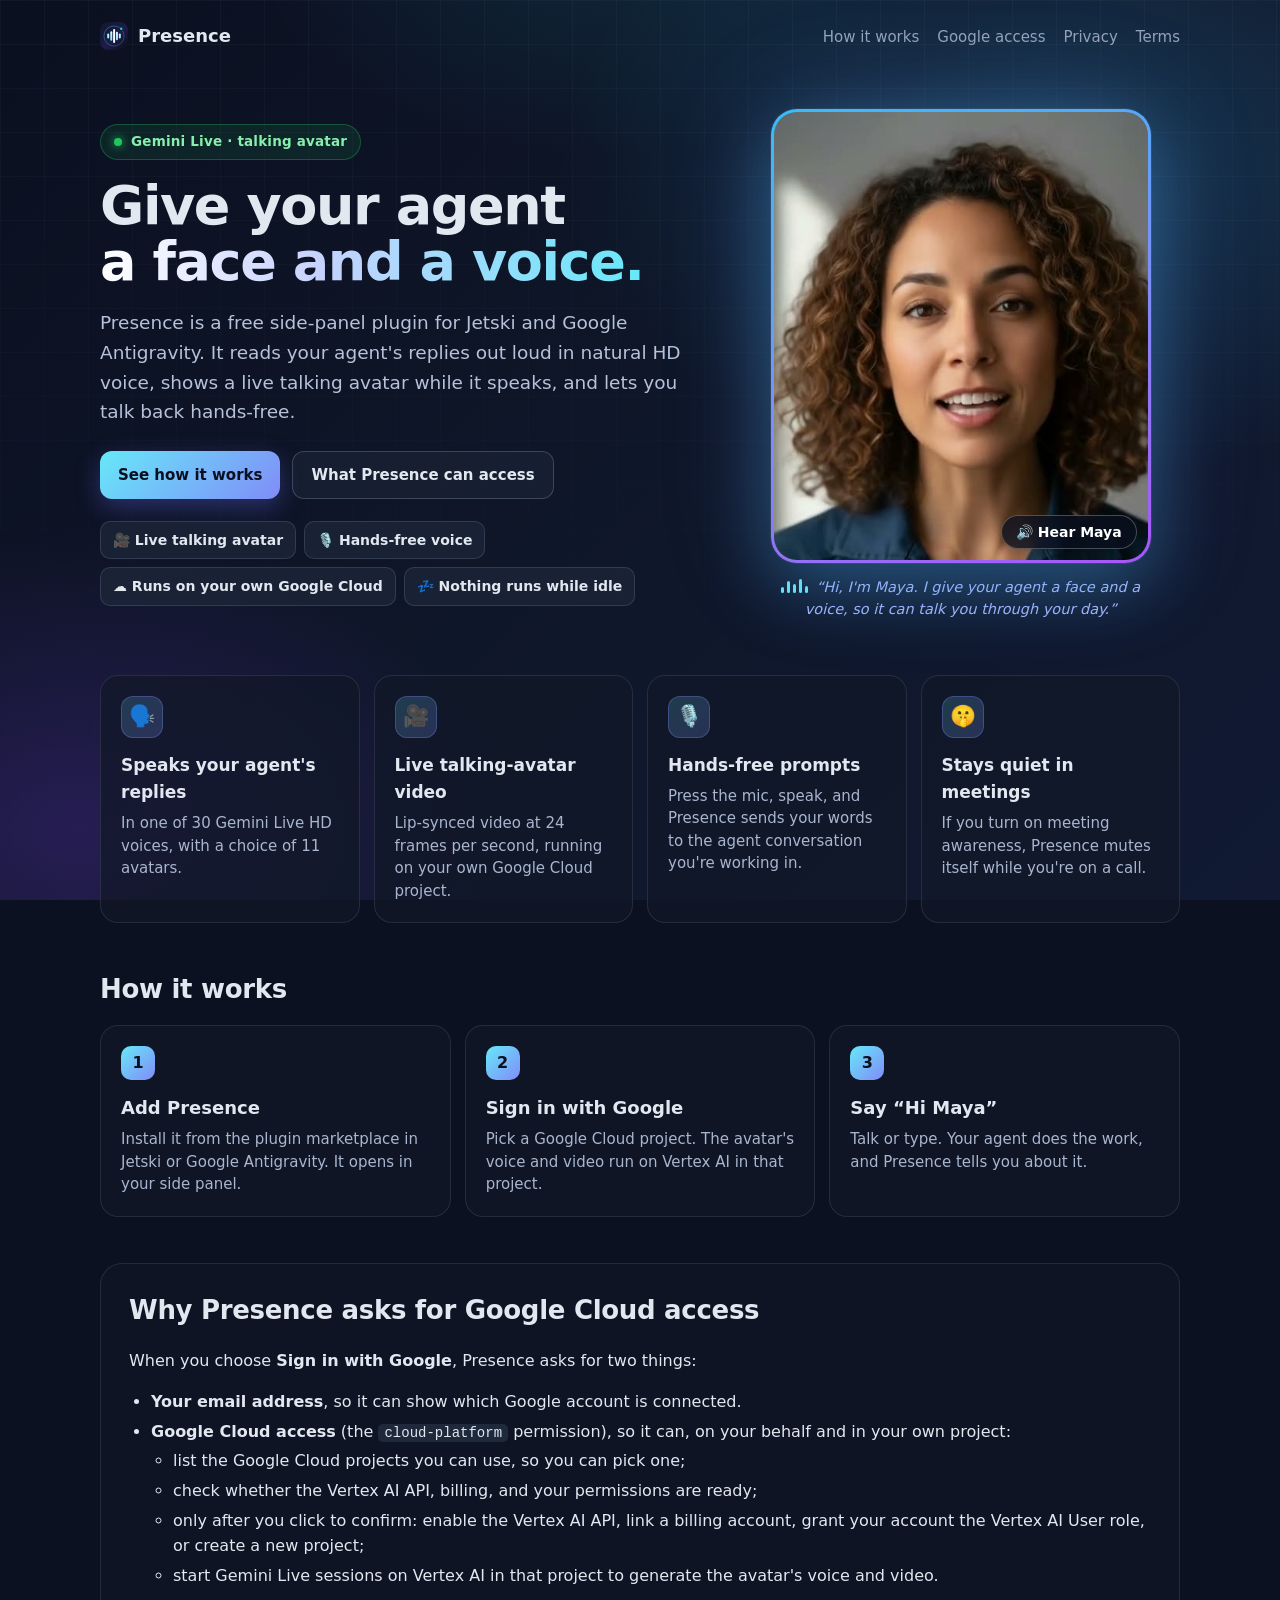
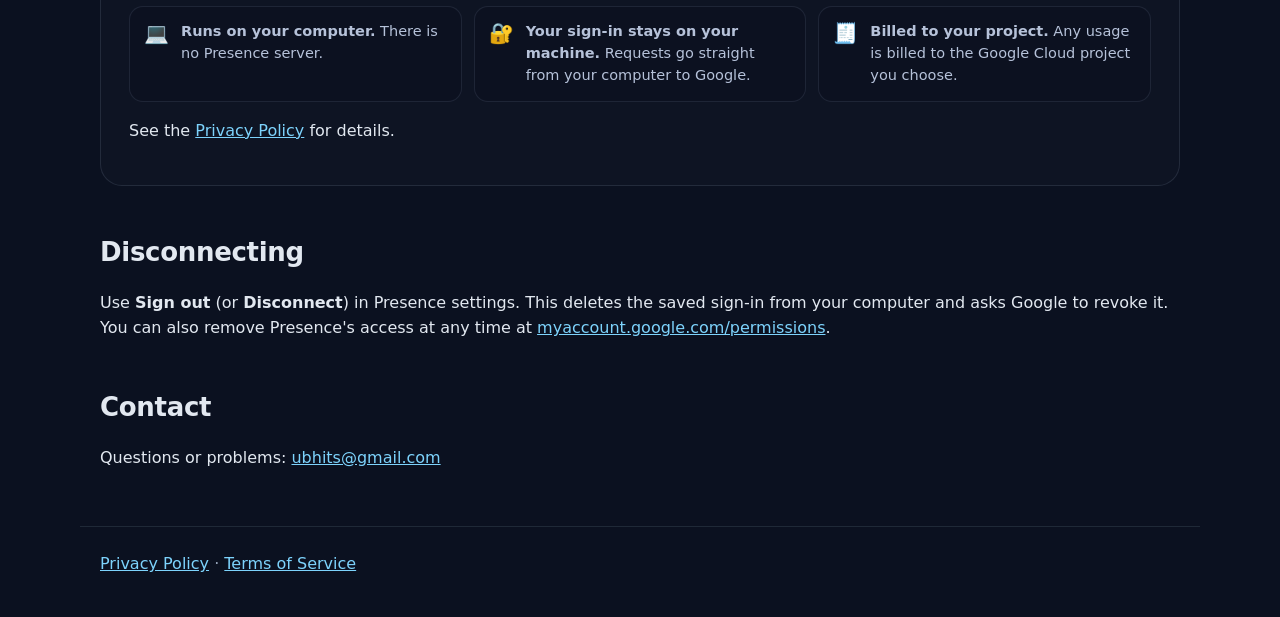
<file: index.html>
<!doctype html>
<html lang="en">
<head>
  <meta charset="utf-8">
  <meta name="google-site-verification" content="hogus606_vbKHFQrj-lLS3DDrrywpHY6_7pccJtlOKE" />
  <meta name="viewport" content="width=device-width, initial-scale=1">
  <title>Presence - a live talking avatar for your AI coding agent</title>
  <meta name="description" content="Presence adds a live talking-avatar face, HD voice, and hands-free voice prompts to Jetski and Google Antigravity agents.">
  <meta property="og:title" content="Presence - give your agent a face">
  <meta property="og:description" content="A live talking avatar, HD voice, and hands-free voice prompts for your AI coding agent.">
  <meta property="og:image" content="https://presence.ubhits.com/maya-poster.jpg">
  <link rel="icon" href="logo.svg" type="image/svg+xml">
  <link rel="stylesheet" href="style.css">
  <link rel="stylesheet" href="home.css">
</head>
<body class="home">
  <div class="aurora" aria-hidden="true"></div>
  <div class="gridlines" aria-hidden="true"></div>

  <header class="top">
    <a class="brand" href="./"><img src="logo.svg" alt="" width="28" height="28">Presence</a>
    <nav><a href="#how">How it works</a><a href="#access">Google access</a><a href="privacy.html">Privacy</a><a href="terms.html">Terms</a></nav>
  </header>

  <main>
    <section class="hero">
      <div class="hero-copy">
        <span class="pill"><span class="live" aria-hidden="true"></span>Gemini Live · talking avatar</span>
        <h1>Give your agent<br><span class="grad">a face and a voice.</span></h1>
        <p class="lede">Presence is a free side-panel plugin for Jetski and Google Antigravity. It reads your agent's replies out loud in natural HD voice, shows a live talking avatar while it speaks, and lets you talk back hands-free.</p>
        <div class="ctas">
          <a class="btn primary" href="#how">See how it works</a>
          <a class="btn ghost" href="#access">What Presence can access</a>
        </div>
        <ul class="chips" aria-label="Highlights">
          <li>🎥 Live talking avatar</li>
          <li>🎙️ Hands-free voice</li>
          <li>☁️ Runs on your own Google Cloud</li>
          <li>💤 Nothing runs while idle</li>
        </ul>
      </div>

      <figure class="stage">
        <div class="frame">
          <video id="maya" src="maya.mp4" poster="maya-poster.jpg" autoplay muted loop playsinline preload="auto" aria-label="Maya, a Presence avatar, introducing herself"></video>
          <button id="hear" class="hear" type="button" aria-pressed="false">🔊 Hear Maya</button>
        </div>
        <figcaption><span class="bars" aria-hidden="true"><i></i><i></i><i></i><i></i><i></i></span>“Hi, I'm Maya. I give your agent a face and a voice, so it can talk you through your day.”</figcaption>
      </figure>
    </section>

    <section class="features" aria-label="What it does">
      <article class="card">
        <div class="ico">🗣️</div>
        <h3>Speaks your agent's replies</h3>
        <p>In one of 30 Gemini Live HD voices, with a choice of 11 avatars.</p>
      </article>
      <article class="card">
        <div class="ico">🎥</div>
        <h3>Live talking-avatar video</h3>
        <p>Lip-synced video at 24 frames per second, running on your own Google Cloud project.</p>
      </article>
      <article class="card">
        <div class="ico">🎙️</div>
        <h3>Hands-free prompts</h3>
        <p>Press the mic, speak, and Presence sends your words to the agent conversation you're working in.</p>
      </article>
      <article class="card">
        <div class="ico">🤫</div>
        <h3>Stays quiet in meetings</h3>
        <p>If you turn on meeting awareness, Presence mutes itself while you're on a call.</p>
      </article>
    </section>

    <section id="how" class="block">
      <h2>How it works</h2>
      <ol class="steps">
        <li><span class="n">1</span><h3>Add Presence</h3><p>Install it from the plugin marketplace in Jetski or Google Antigravity. It opens in your side panel.</p></li>
        <li><span class="n">2</span><h3>Sign in with Google</h3><p>Pick a Google Cloud project. The avatar's voice and video run on Vertex AI in that project.</p></li>
        <li><span class="n">3</span><h3>Say “Hi Maya”</h3><p>Talk or type. Your agent does the work, and Presence tells you about it.</p></li>
      </ol>
    </section>

    <section id="access" class="block panel">
      <h2>Why Presence asks for Google Cloud access</h2>
      <p>When you choose <strong>Sign in with Google</strong>, Presence asks for two things:</p>
      <ul>
        <li><strong>Your email address</strong>, so it can show which Google account is connected.</li>
        <li><strong>Google Cloud access</strong> (the <code>cloud-platform</code> permission), so it can, on your behalf and in your own project:
          <ul>
            <li>list the Google Cloud projects you can use, so you can pick one;</li>
            <li>check whether the Vertex AI API, billing, and your permissions are ready;</li>
            <li>only after you click to confirm: enable the Vertex AI API, link a billing account, grant your account the Vertex AI User role, or create a new project;</li>
            <li>start Gemini Live sessions on Vertex AI in that project to generate the avatar's voice and video.</li>
          </ul>
        </li>
      </ul>
      <div class="trust">
        <div><span>💻</span><p><strong>Runs on your computer.</strong> There is no Presence server.</p></div>
        <div><span>🔐</span><p><strong>Your sign-in stays on your machine.</strong> Requests go straight from your computer to Google.</p></div>
        <div><span>🧾</span><p><strong>Billed to your project.</strong> Any usage is billed to the Google Cloud project you choose.</p></div>
      </div>
      <p>See the <a href="privacy.html">Privacy Policy</a> for details.</p>
    </section>

    <section class="block">
      <h2>Disconnecting</h2>
      <p>Use <strong>Sign out</strong> (or <strong>Disconnect</strong>) in Presence settings. This deletes the saved sign-in from your computer and asks Google to revoke it. You can also remove Presence's access at any time at <a href="https://myaccount.google.com/permissions">myaccount.google.com/permissions</a>.</p>
    </section>

    <section class="block">
      <h2>Contact</h2>
      <p>Questions or problems: <a href="mailto:ubhits@gmail.com">ubhits@gmail.com</a></p>
    </section>
  </main>

  <footer>
    <a href="privacy.html">Privacy Policy</a> · <a href="terms.html">Terms of Service</a>
  </footer>

  <script>
    (function () {
      var v = document.getElementById('maya');
      var b = document.getElementById('hear');
      if (!v || !b) return;
      function reset() {
        v.muted = true;
        b.setAttribute('aria-pressed', 'false');
        b.textContent = '🔊 Hear Maya';
      }
      b.addEventListener('click', function () {
        if (v.muted) {
          // Play the introduction once with sound, from the start.
          v.loop = false;
          v.currentTime = 0;
          v.muted = false;
          v.play();
          b.setAttribute('aria-pressed', 'true');
          b.textContent = '🔇 Mute';
        } else {
          v.pause();
          reset();
        }
      });
      // After she finishes speaking, stop on the last frame instead of starting over.
      v.addEventListener('ended', function () {
        if (!v.muted) { v.pause(); reset(); }
      });
    })();
  </script>
</body>
</html>
</file>
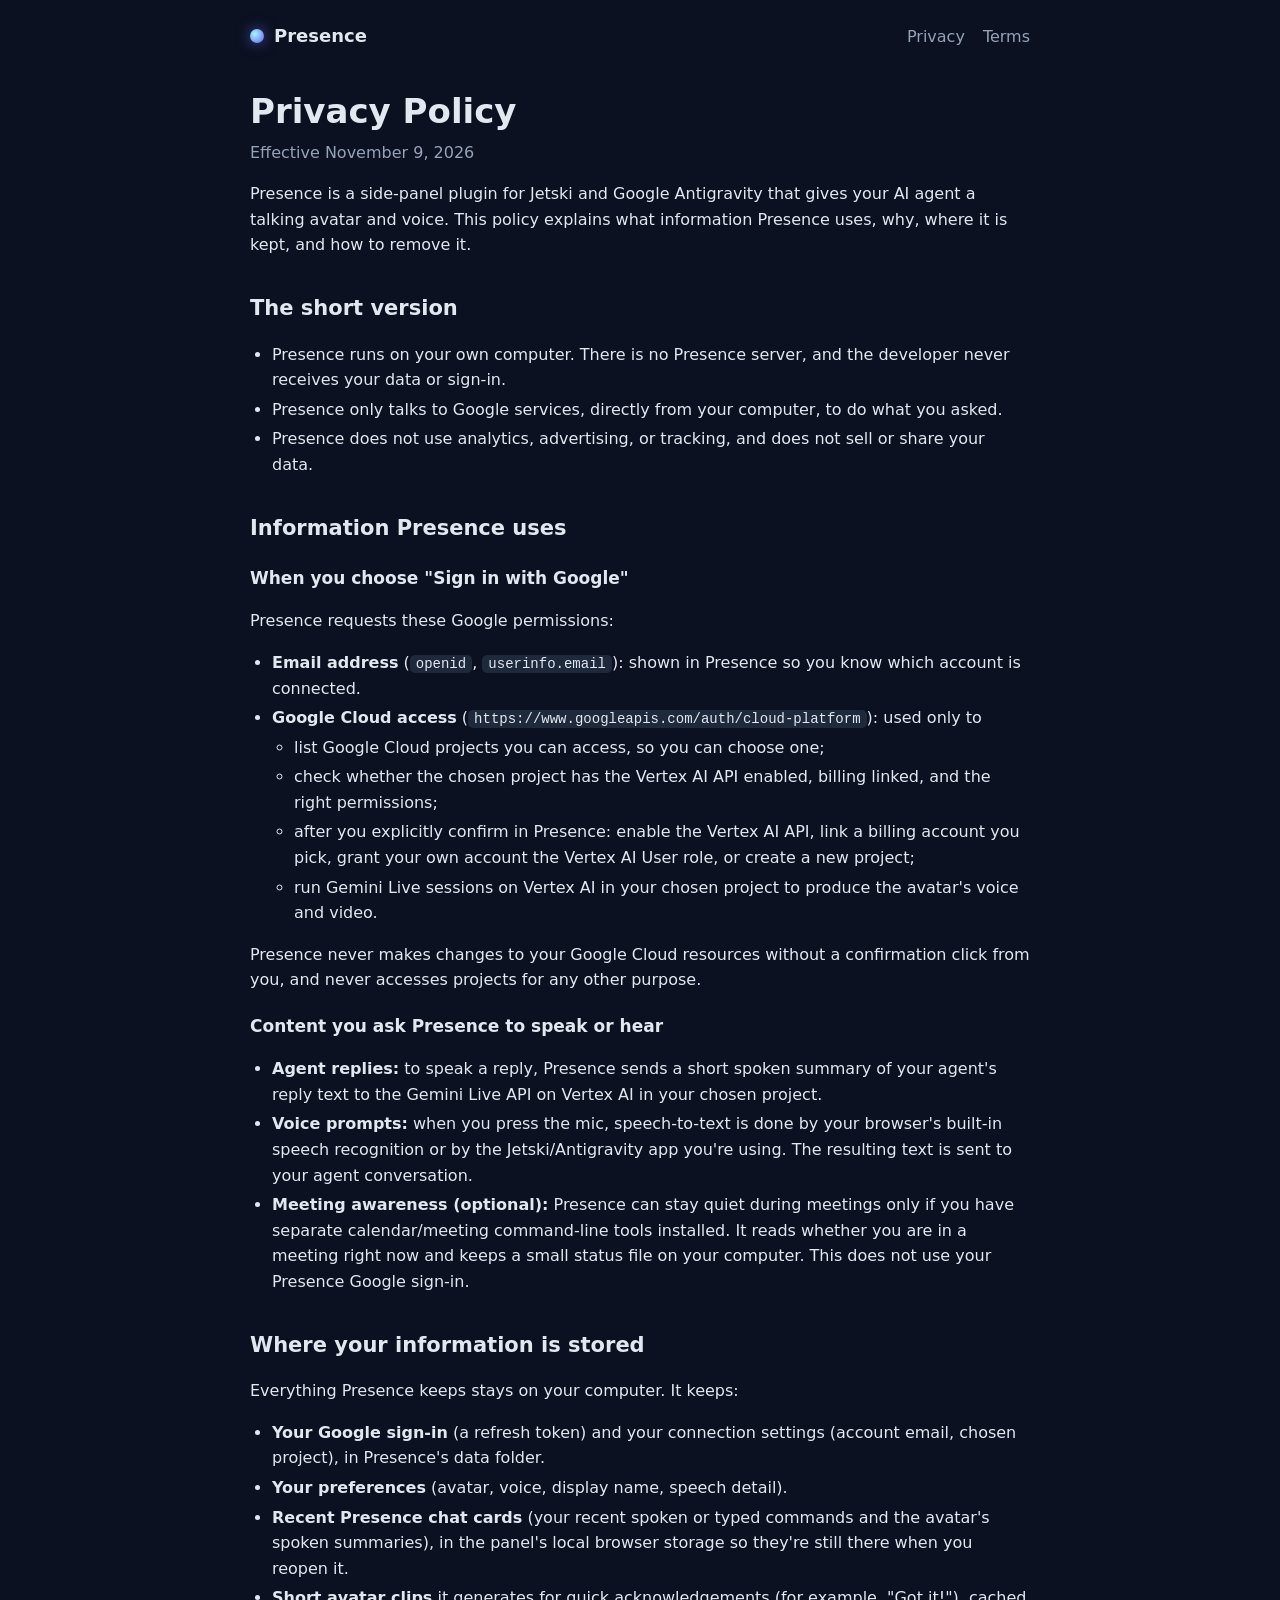
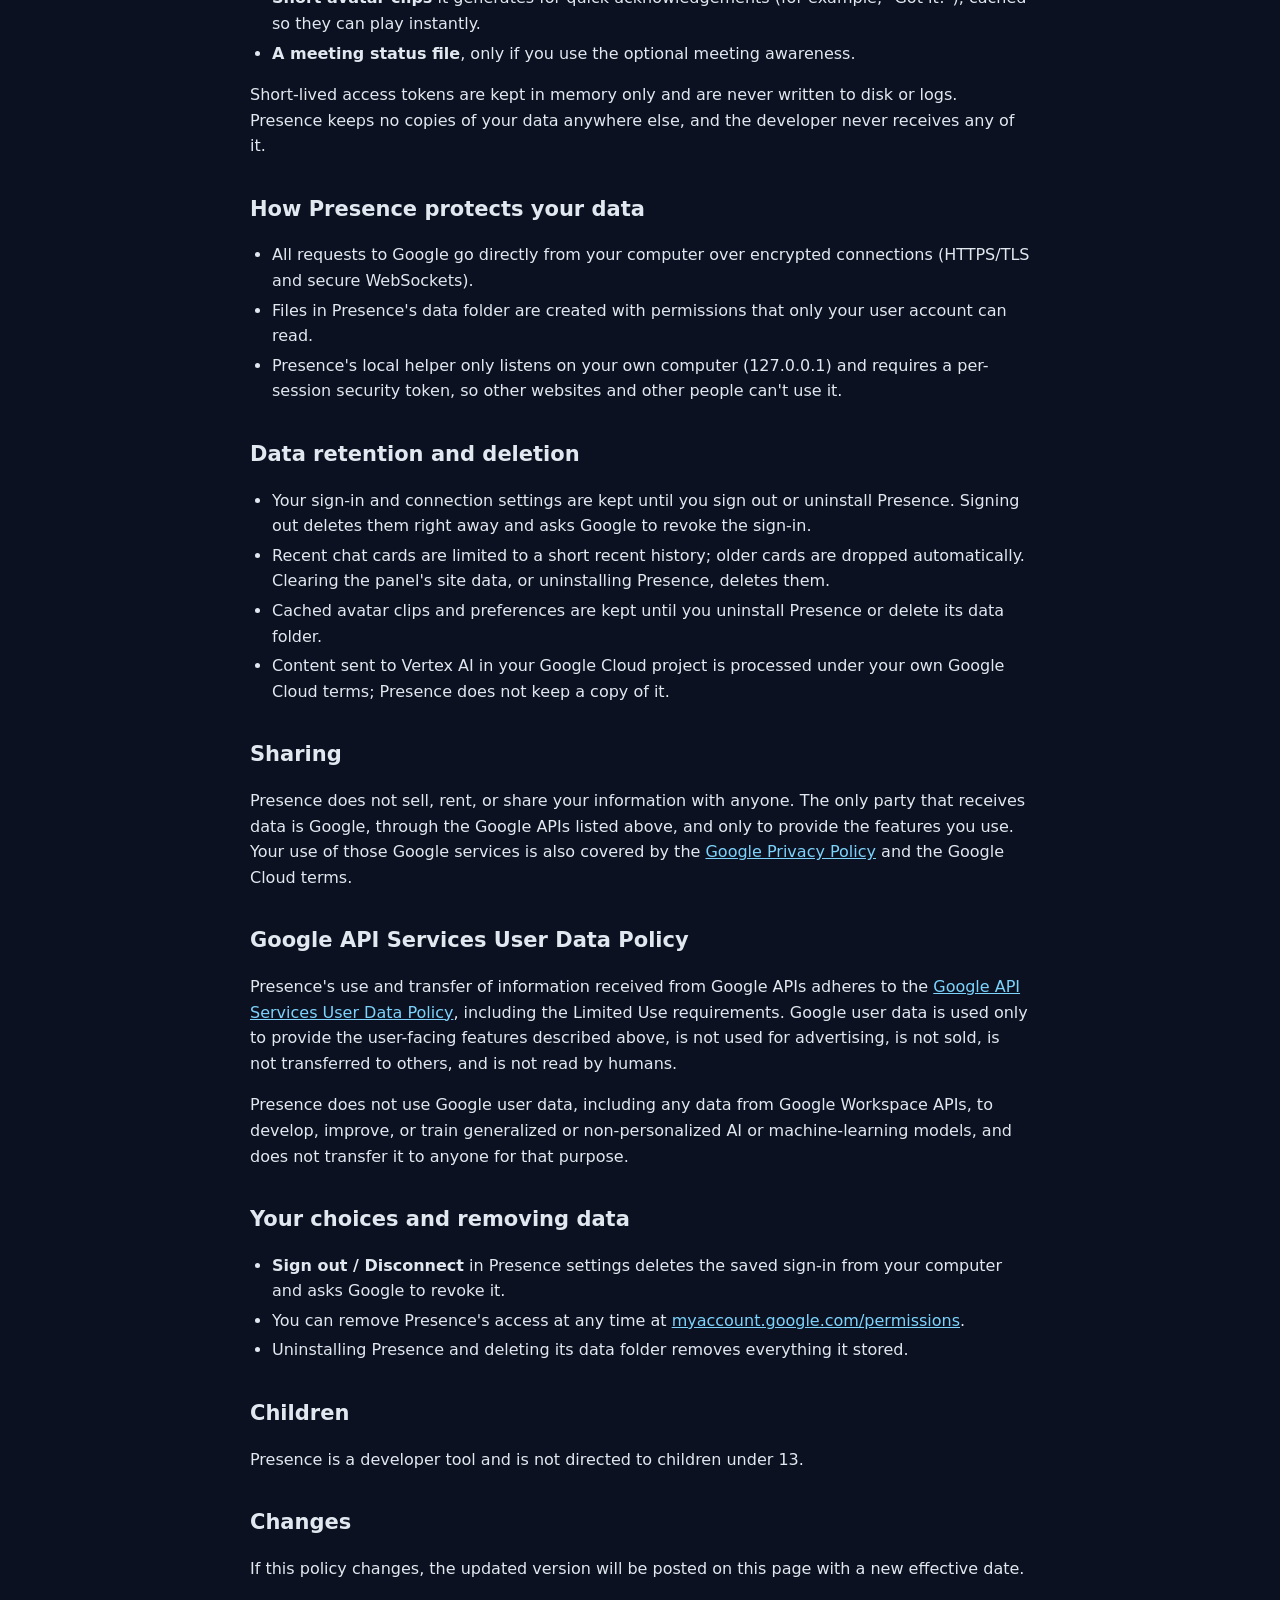
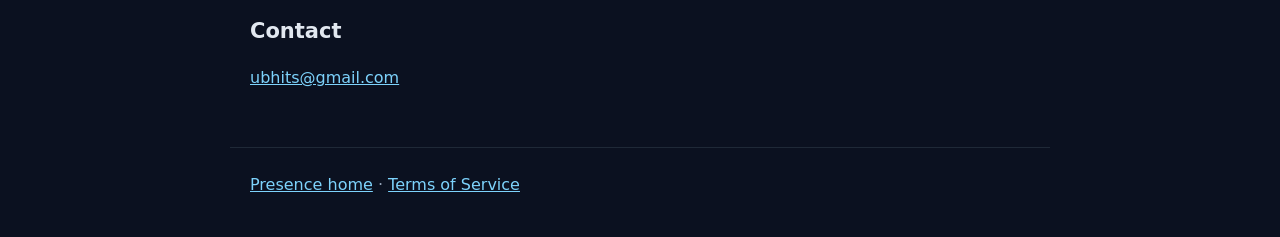
<file: privacy.html>
<!doctype html>
<html lang="en">
<head>
  <meta charset="utf-8">
  <meta name="viewport" content="width=device-width, initial-scale=1">
  <title>Presence - Privacy Policy</title>
  <link rel="stylesheet" href="style.css">
</head>
<body>
  <header class="top">
    <a class="brand" href="./"><span class="dot" aria-hidden="true"></span>Presence</a>
    <nav><a href="privacy.html">Privacy</a><a href="terms.html">Terms</a></nav>
  </header>

  <main>
    <h1>Privacy Policy</h1>
    <p class="meta">Effective November 9, 2026</p>

    <p>Presence is a side-panel plugin for Jetski and Google Antigravity that gives your AI agent a talking avatar and voice. This policy explains what information Presence uses, why, where it is kept, and how to remove it.</p>

    <h2>The short version</h2>
    <ul>
      <li>Presence runs on your own computer. There is no Presence server, and the developer never receives your data or sign-in.</li>
      <li>Presence only talks to Google services, directly from your computer, to do what you asked.</li>
      <li>Presence does not use analytics, advertising, or tracking, and does not sell or share your data.</li>
    </ul>

    <h2>Information Presence uses</h2>
    <h3>When you choose "Sign in with Google"</h3>
    <p>Presence requests these Google permissions:</p>
    <ul>
      <li><strong>Email address</strong> (<code>openid</code>, <code>userinfo.email</code>): shown in Presence so you know which account is connected.</li>
      <li><strong>Google Cloud access</strong> (<code>https://www.googleapis.com/auth/cloud-platform</code>): used only to
        <ul>
          <li>list Google Cloud projects you can access, so you can choose one;</li>
          <li>check whether the chosen project has the Vertex AI API enabled, billing linked, and the right permissions;</li>
          <li>after you explicitly confirm in Presence: enable the Vertex AI API, link a billing account you pick, grant your own account the Vertex AI User role, or create a new project;</li>
          <li>run Gemini Live sessions on Vertex AI in your chosen project to produce the avatar's voice and video.</li>
        </ul>
      </li>
    </ul>
    <p>Presence never makes changes to your Google Cloud resources without a confirmation click from you, and never accesses projects for any other purpose.</p>

    <h3>Content you ask Presence to speak or hear</h3>
    <ul>
      <li><strong>Agent replies:</strong> to speak a reply, Presence sends a short spoken summary of your agent's reply text to the Gemini Live API on Vertex AI in your chosen project.</li>
      <li><strong>Voice prompts:</strong> when you press the mic, speech-to-text is done by your browser's built-in speech recognition or by the Jetski/Antigravity app you're using. The resulting text is sent to your agent conversation.</li>
      <li><strong>Meeting awareness (optional):</strong> Presence can stay quiet during meetings only if you have separate calendar/meeting command-line tools installed. It reads whether you are in a meeting right now and keeps a small status file on your computer. This does not use your Presence Google sign-in.</li>
    </ul>

    <h2>Where your information is stored</h2>
    <p>Everything Presence keeps stays on your computer. It keeps:</p>
    <ul>
      <li><strong>Your Google sign-in</strong> (a refresh token) and your connection settings (account email, chosen project), in Presence's data folder.</li>
      <li><strong>Your preferences</strong> (avatar, voice, display name, speech detail).</li>
      <li><strong>Recent Presence chat cards</strong> (your recent spoken or typed commands and the avatar's spoken summaries), in the panel's local browser storage so they're still there when you reopen it.</li>
      <li><strong>Short avatar clips</strong> it generates for quick acknowledgements (for example, "Got it!"), cached so they can play instantly.</li>
      <li><strong>A meeting status file</strong>, only if you use the optional meeting awareness.</li>
    </ul>
    <p>Short-lived access tokens are kept in memory only and are never written to disk or logs. Presence keeps no copies of your data anywhere else, and the developer never receives any of it.</p>

    <h2>How Presence protects your data</h2>
    <ul>
      <li>All requests to Google go directly from your computer over encrypted connections (HTTPS/TLS and secure WebSockets).</li>
      <li>Files in Presence's data folder are created with permissions that only your user account can read.</li>
      <li>Presence's local helper only listens on your own computer (127.0.0.1) and requires a per-session security token, so other websites and other people can't use it.</li>
    </ul>

    <h2>Data retention and deletion</h2>
    <ul>
      <li>Your sign-in and connection settings are kept until you sign out or uninstall Presence. Signing out deletes them right away and asks Google to revoke the sign-in.</li>
      <li>Recent chat cards are limited to a short recent history; older cards are dropped automatically. Clearing the panel's site data, or uninstalling Presence, deletes them.</li>
      <li>Cached avatar clips and preferences are kept until you uninstall Presence or delete its data folder.</li>
      <li>Content sent to Vertex AI in your Google Cloud project is processed under your own Google Cloud terms; Presence does not keep a copy of it.</li>
    </ul>

    <h2>Sharing</h2>
    <p>Presence does not sell, rent, or share your information with anyone. The only party that receives data is Google, through the Google APIs listed above, and only to provide the features you use. Your use of those Google services is also covered by the <a href="https://policies.google.com/privacy">Google Privacy Policy</a> and the Google Cloud terms.</p>

    <h2>Google API Services User Data Policy</h2>
    <p>Presence's use and transfer of information received from Google APIs adheres to the <a href="https://developers.google.com/terms/api-services-user-data-policy">Google API Services User Data Policy</a>, including the Limited Use requirements. Google user data is used only to provide the user-facing features described above, is not used for advertising, is not sold, is not transferred to others, and is not read by humans.</p>
    <p>Presence does not use Google user data, including any data from Google Workspace APIs, to develop, improve, or train generalized or non-personalized AI or machine-learning models, and does not transfer it to anyone for that purpose.</p>

    <h2>Your choices and removing data</h2>
    <ul>
      <li><strong>Sign out / Disconnect</strong> in Presence settings deletes the saved sign-in from your computer and asks Google to revoke it.</li>
      <li>You can remove Presence's access at any time at <a href="https://myaccount.google.com/permissions">myaccount.google.com/permissions</a>.</li>
      <li>Uninstalling Presence and deleting its data folder removes everything it stored.</li>
    </ul>

    <h2>Children</h2>
    <p>Presence is a developer tool and is not directed to children under 13.</p>

    <h2>Changes</h2>
    <p>If this policy changes, the updated version will be posted on this page with a new effective date.</p>

    <h2>Contact</h2>
    <p><a href="mailto:ubhits@gmail.com">ubhits@gmail.com</a></p>
  </main>

  <footer>
    <a href="./">Presence home</a> · <a href="terms.html">Terms of Service</a>
  </footer>
</body>
</html>
</file>
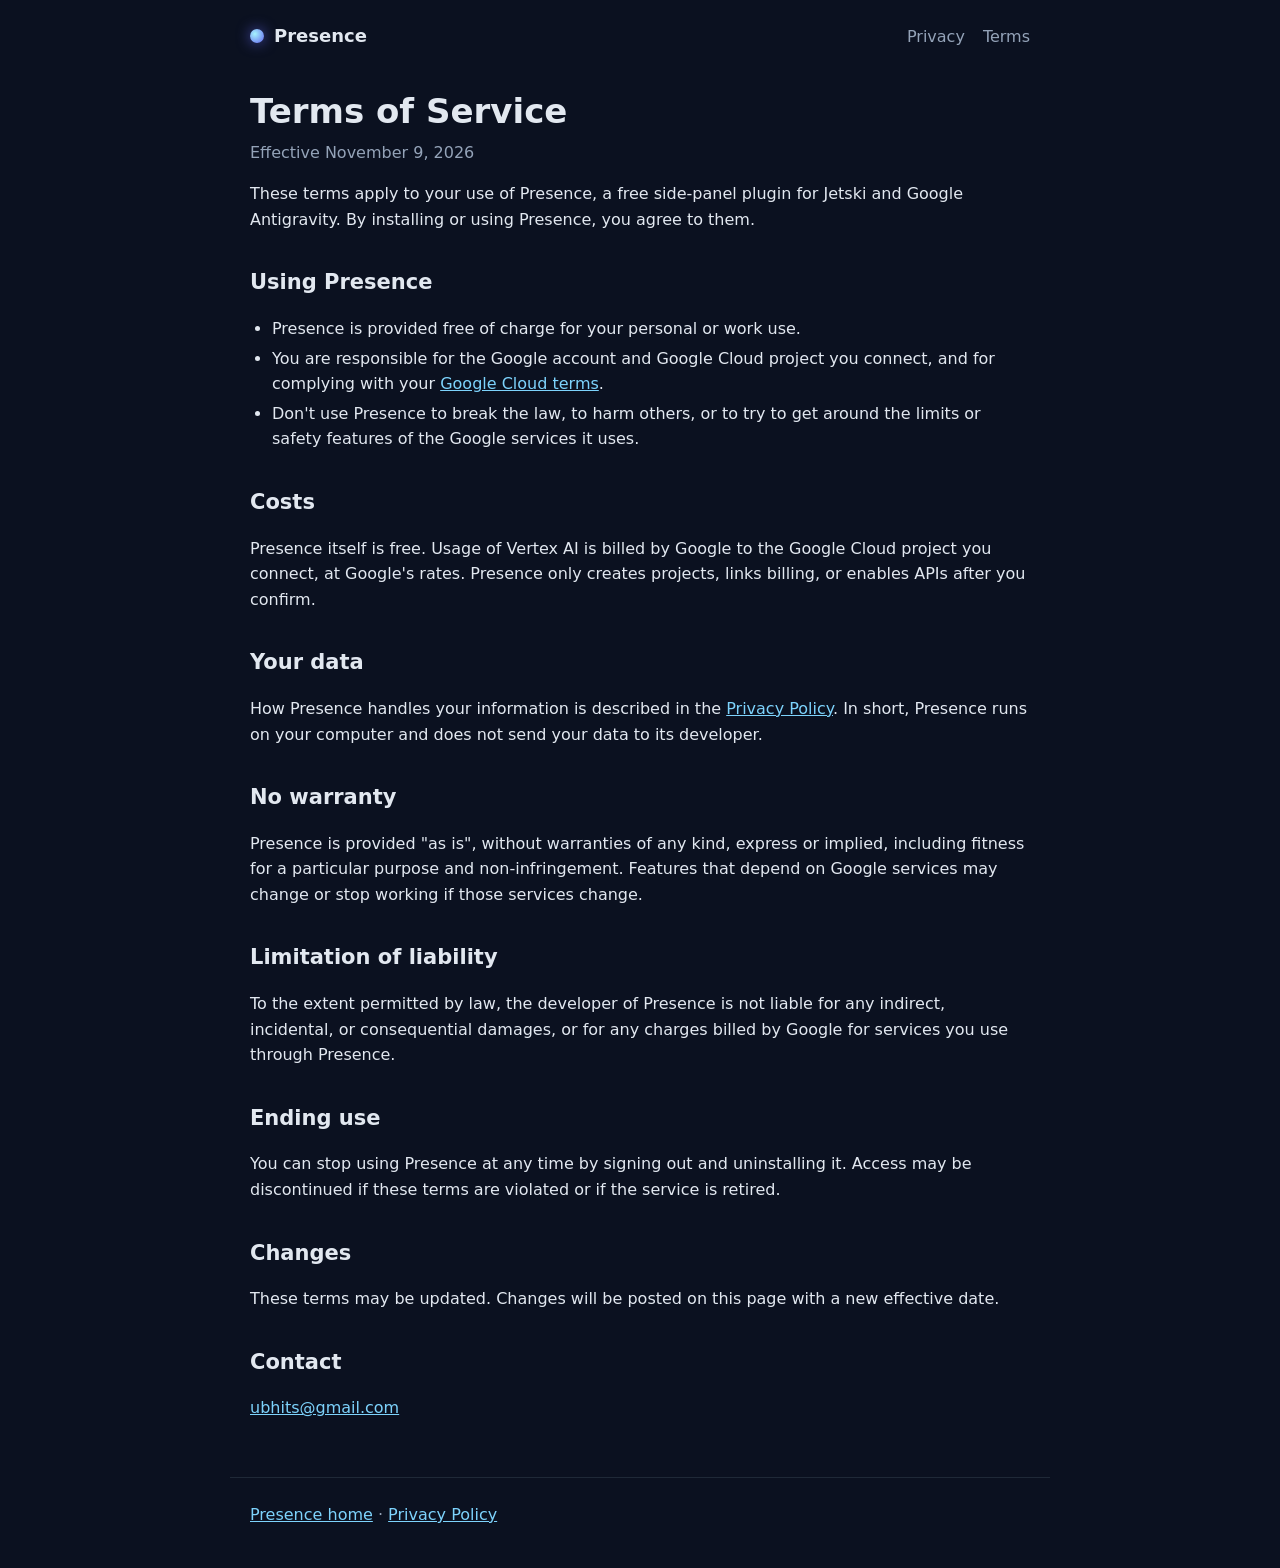
<file: terms.html>
<!doctype html>
<html lang="en">
<head>
  <meta charset="utf-8">
  <meta name="viewport" content="width=device-width, initial-scale=1">
  <title>Presence - Terms of Service</title>
  <link rel="stylesheet" href="style.css">
</head>
<body>
  <header class="top">
    <a class="brand" href="./"><span class="dot" aria-hidden="true"></span>Presence</a>
    <nav><a href="privacy.html">Privacy</a><a href="terms.html">Terms</a></nav>
  </header>

  <main>
    <h1>Terms of Service</h1>
    <p class="meta">Effective November 9, 2026</p>

    <p>These terms apply to your use of Presence, a free side-panel plugin for Jetski and Google Antigravity. By installing or using Presence, you agree to them.</p>

    <h2>Using Presence</h2>
    <ul>
      <li>Presence is provided free of charge for your personal or work use.</li>
      <li>You are responsible for the Google account and Google Cloud project you connect, and for complying with your <a href="https://cloud.google.com/terms">Google Cloud terms</a>.</li>
      <li>Don't use Presence to break the law, to harm others, or to try to get around the limits or safety features of the Google services it uses.</li>
    </ul>

    <h2>Costs</h2>
    <p>Presence itself is free. Usage of Vertex AI is billed by Google to the Google Cloud project you connect, at Google's rates. Presence only creates projects, links billing, or enables APIs after you confirm.</p>

    <h2>Your data</h2>
    <p>How Presence handles your information is described in the <a href="privacy.html">Privacy Policy</a>. In short, Presence runs on your computer and does not send your data to its developer.</p>

    <h2>No warranty</h2>
    <p>Presence is provided "as is", without warranties of any kind, express or implied, including fitness for a particular purpose and non-infringement. Features that depend on Google services may change or stop working if those services change.</p>

    <h2>Limitation of liability</h2>
    <p>To the extent permitted by law, the developer of Presence is not liable for any indirect, incidental, or consequential damages, or for any charges billed by Google for services you use through Presence.</p>

    <h2>Ending use</h2>
    <p>You can stop using Presence at any time by signing out and uninstalling it. Access may be discontinued if these terms are violated or if the service is retired.</p>

    <h2>Changes</h2>
    <p>These terms may be updated. Changes will be posted on this page with a new effective date.</p>

    <h2>Contact</h2>
    <p><a href="mailto:ubhits@gmail.com">ubhits@gmail.com</a></p>
  </main>

  <footer>
    <a href="./">Presence home</a> · <a href="privacy.html">Privacy Policy</a>
  </footer>
</body>
</html>
</file>
<file: style.css>
:root { color-scheme: dark; --bg: #0b1120; --panel: #111827; --line: #1f2937; --text: #e2e8f0; --muted: #94a3b8; --accent: #7dd3fc; }
* { box-sizing: border-box; }
body { margin: 0; background: var(--bg); color: var(--text); font: 16px/1.6 system-ui, -apple-system, "Segoe UI", Roboto, sans-serif; }
a { color: var(--accent); }
.top { display: flex; justify-content: space-between; align-items: center; max-width: 820px; margin: 0 auto; padding: 22px 20px; }
.brand { color: var(--text); text-decoration: none; font-weight: 700; font-size: 18px; display: inline-flex; align-items: center; gap: 10px; }
.dot { width: 14px; height: 14px; border-radius: 50%; background: radial-gradient(circle at 35% 35%, #a5f3fc, #6366f1); box-shadow: 0 0 14px rgba(99,102,241,.7); }
nav a { margin-left: 18px; color: var(--muted); text-decoration: none; }
nav a:hover { color: var(--text); }
main { max-width: 820px; margin: 0 auto; padding: 0 20px 40px; }
h1 { font-size: 34px; line-height: 1.2; margin: 18px 0 12px; }
h2 { font-size: 21px; margin: 34px 0 8px; }
h3 { font-size: 17px; margin: 20px 0 6px; }
.lede { font-size: 18px; color: #cbd5e1; max-width: 680px; }
.meta { color: var(--muted); margin-top: -4px; }
code { background: #1e293b; padding: 1px 6px; border-radius: 5px; font-size: 14px; }
ul { padding-left: 22px; }
li { margin: 4px 0; }
.cards { display: grid; grid-template-columns: repeat(auto-fit, minmax(240px, 1fr)); gap: 14px; }
.card { background: var(--panel); border: 1px solid var(--line); border-radius: 12px; padding: 16px 18px; }
.card h3 { margin-top: 0; }
footer { max-width: 820px; margin: 0 auto; padding: 24px 20px 40px; color: var(--muted); border-top: 1px solid var(--line); }
</file>
<file: home.css>
/* Home page only (privacy/terms keep the plain style.css look). */
.home { position: relative; overflow-x: hidden; }
.aurora { position: fixed; inset: 0; z-index: -2; pointer-events: none;
  background:
    radial-gradient(700px 460px at 82% 18%, rgba(56,189,248,.20), transparent 70%),
    radial-gradient(620px 420px at 6% 92%, rgba(124,58,237,.22), transparent 70%),
    radial-gradient(520px 300px at 48% -6%, rgba(34,211,238,.10), transparent 70%),
    linear-gradient(135deg, #0b1020 0%, #0f172a 55%, #111a33 100%); }
.gridlines { position: fixed; inset: 0; z-index: -1; pointer-events: none;
  background-image: linear-gradient(rgba(148,163,184,.05) 1px, transparent 1px), linear-gradient(90deg, rgba(148,163,184,.05) 1px, transparent 1px);
  background-size: 44px 44px; -webkit-mask-image: linear-gradient(180deg, #000 0%, transparent 85%); mask-image: linear-gradient(180deg, #000 0%, transparent 85%); }

.home .top, .home main, .home footer { max-width: 1120px; }
.home .brand img { border-radius: 8px; }
.home nav a { font-size: 15px; }

.hero { display: grid; grid-template-columns: 1.15fr .85fr; gap: 48px; align-items: center; padding: 36px 0 28px; }
.pill { display: inline-flex; align-items: center; gap: 9px; padding: 6px 13px; border-radius: 999px; font-size: 13.5px; font-weight: 600; letter-spacing: .2px;
  color: #86efac; background: rgba(34,197,94,.10); border: 1px solid rgba(34,197,94,.32); }
.live { width: 8px; height: 8px; border-radius: 50%; background: #22c55e; box-shadow: 0 0 10px #22c55e; animation: pulse 1.8s ease-in-out infinite; }
@keyframes pulse { 0%,100% { opacity: 1; transform: scale(1); } 50% { opacity: .45; transform: scale(.8); } }
.home h1 { font-size: clamp(36px, 4.6vw, 54px); line-height: 1.04; letter-spacing: -1.4px; margin: 18px 0 16px; font-weight: 800; }
.grad { background: linear-gradient(90deg, #ffffff 0%, #c7d2fe 40%, #67e8f9 100%); -webkit-background-clip: text; background-clip: text; color: transparent; }
.home .lede { font-size: 18.5px; line-height: 1.6; color: #b6c2d9; max-width: 600px; }
.ctas { display: flex; flex-wrap: wrap; gap: 12px; margin: 24px 0 22px; }
.btn { display: inline-flex; align-items: center; padding: 11px 18px; border-radius: 12px; font-weight: 600; text-decoration: none; font-size: 15px; transition: transform .15s ease, box-shadow .15s ease; }
.btn:hover { transform: translateY(-1px); }
.btn.primary { color: #0b1020; background: linear-gradient(135deg, #67e8f9, #818cf8); box-shadow: 0 8px 24px rgba(99,102,241,.35); }
.btn.ghost { color: #e2e8f0; border: 1px solid rgba(148,163,184,.3); background: rgba(30,41,59,.5); }
.chips { list-style: none; padding: 0; margin: 0; display: flex; flex-wrap: wrap; gap: 8px; }
.chips li { margin: 0; padding: 7px 12px; border-radius: 10px; font-size: 14px; font-weight: 600; color: #e2e8f0; background: rgba(30,41,59,.7); border: 1px solid rgba(148,163,184,.2); }

.stage { margin: 0; display: flex; flex-direction: column; align-items: center; }
.frame { position: relative; width: 100%; max-width: 380px; aspect-ratio: 480 / 574; border-radius: 26px; padding: 3px;
  background: linear-gradient(160deg, #38bdf8, #818cf8 55%, #a855f7);
  box-shadow: 0 0 0 1px rgba(255,255,255,.06), 0 24px 70px rgba(56,189,248,.30), 0 0 110px rgba(129,140,248,.22);
  animation: float 6s ease-in-out infinite; }
@keyframes float { 0%,100% { transform: translateY(0); } 50% { transform: translateY(-6px); } }
.frame video { display: block; width: 100%; height: 100%; object-fit: cover; border-radius: 23px; background: #0b1020; }
.hear { position: absolute; right: 14px; bottom: 14px; padding: 9px 14px; border-radius: 999px; border: 1px solid rgba(255,255,255,.25);
  background: rgba(11,16,32,.72); color: #fff; font: 600 14px/1 system-ui, -apple-system, "Segoe UI", Roboto, sans-serif; cursor: pointer;
  -webkit-backdrop-filter: blur(8px); backdrop-filter: blur(8px); }
.hear:hover { background: rgba(11,16,32,.9); }
.stage figcaption { max-width: 380px; margin-top: 14px; font-size: 14.5px; line-height: 1.5; color: #a5b4fc; text-align: center; font-style: italic; }
.bars { display: inline-flex; gap: 3px; align-items: flex-end; height: 14px; margin-right: 8px; vertical-align: -1px; }
.bars i { display: block; width: 3px; border-radius: 2px; background: #67e8f9; animation: eq 1s ease-in-out infinite; }
.bars i:nth-child(1) { height: 6px; animation-delay: -.2s; } .bars i:nth-child(2) { height: 12px; animation-delay: -.5s; }
.bars i:nth-child(3) { height: 9px; animation-delay: -.1s; } .bars i:nth-child(4) { height: 14px; animation-delay: -.7s; }
.bars i:nth-child(5) { height: 7px; animation-delay: -.35s; }
@keyframes eq { 0%,100% { transform: scaleY(.45); } 50% { transform: scaleY(1); } }

.features { display: grid; grid-template-columns: repeat(4, 1fr); gap: 14px; margin: 26px 0 8px; }
.features .card { background: rgba(17,24,39,.72); border: 1px solid rgba(148,163,184,.16); border-radius: 18px; padding: 20px; transition: border-color .2s ease, transform .2s ease; }
.features .card:hover { border-color: rgba(129,140,248,.55); transform: translateY(-2px); }
.ico { width: 42px; height: 42px; border-radius: 12px; display: grid; place-items: center; font-size: 21px; background: linear-gradient(135deg, rgba(103,232,249,.18), rgba(129,140,248,.22)); border: 1px solid rgba(129,140,248,.3); }
.features h3 { font-size: 17px; margin: 14px 0 6px; }
.features p { margin: 0; color: #a9b6cf; font-size: 15px; line-height: 1.5; }

.block { margin-top: 46px; }
.home h2 { font-size: 26px; letter-spacing: -.3px; margin: 0 0 14px; }
.steps { list-style: none; padding: 0; margin: 0; display: grid; grid-template-columns: repeat(3, 1fr); gap: 14px; counter-reset: s; }
.steps li { margin: 0; background: rgba(17,24,39,.72); border: 1px solid rgba(148,163,184,.16); border-radius: 18px; padding: 20px; }
.steps .n { width: 34px; height: 34px; border-radius: 10px; display: grid; place-items: center; font-weight: 800; color: #0b1020; background: linear-gradient(135deg, #67e8f9, #818cf8); }
.steps h3 { font-size: 18px; margin: 14px 0 6px; }
.steps p { margin: 0; color: #a9b6cf; font-size: 15px; line-height: 1.5; }

.panel { background: rgba(17,24,39,.6); border: 1px solid rgba(148,163,184,.16); border-radius: 22px; padding: 26px 28px; }
.trust { display: grid; grid-template-columns: repeat(3, 1fr); gap: 12px; margin: 18px 0 8px; }
.trust div { display: flex; gap: 12px; align-items: flex-start; background: rgba(11,16,32,.55); border: 1px solid rgba(148,163,184,.14); border-radius: 14px; padding: 14px; }
.trust span { font-size: 20px; line-height: 1.2; }
.trust p { margin: 0; font-size: 14.5px; line-height: 1.5; color: #b6c2d9; }

@media (max-width: 920px) {
  .hero { grid-template-columns: 1fr; gap: 30px; }
  .features { grid-template-columns: repeat(2, 1fr); }
  .steps, .trust { grid-template-columns: 1fr; }
}
@media (max-width: 560px) {
  .features { grid-template-columns: 1fr; }
  .home nav a:not([href$=".html"]) { display: none; }
}
@media (prefers-reduced-motion: reduce) {
  .frame, .live, .bars i { animation: none; }
}
</file>
